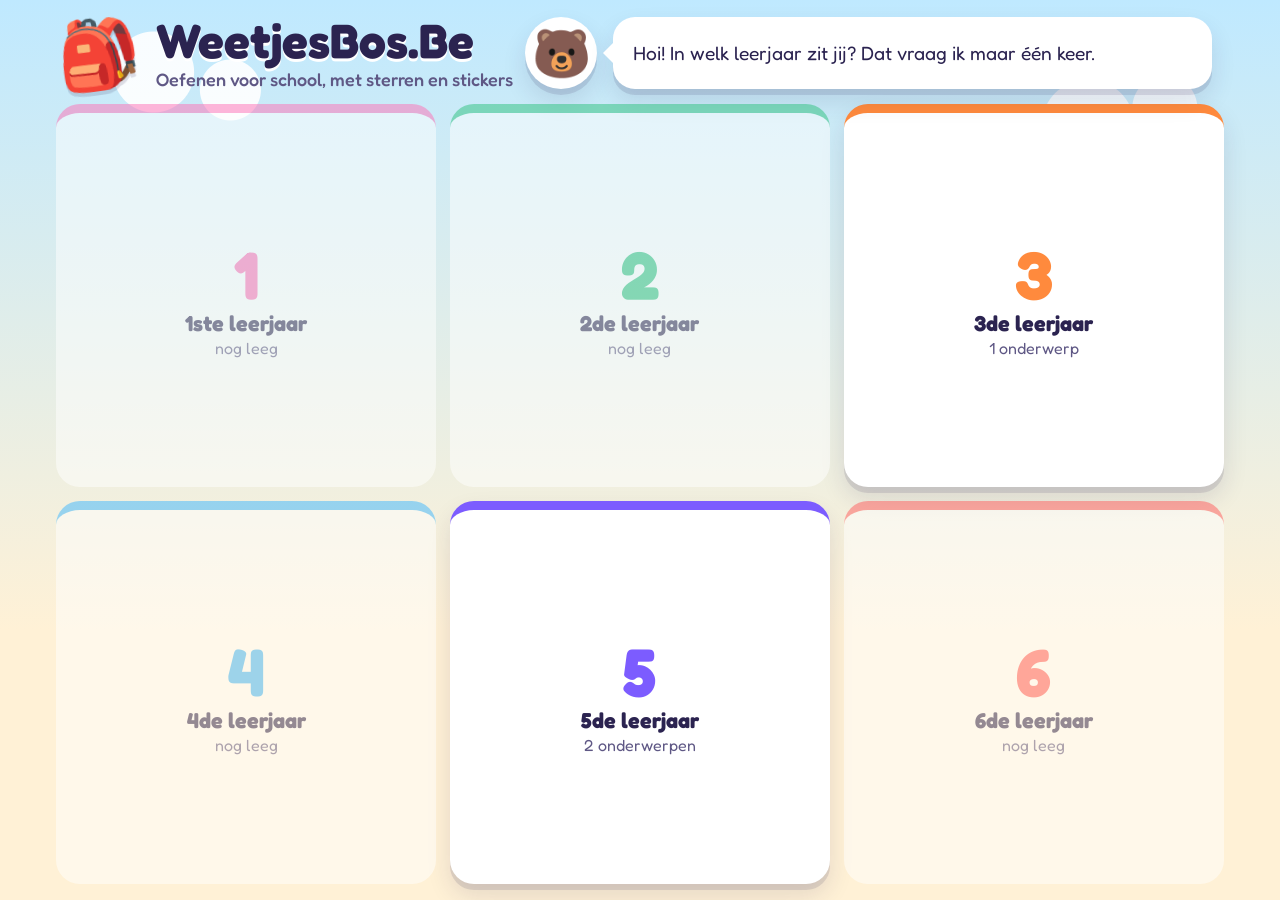
<file: index.html>
<!doctype html>
<html lang="nl">
<head>
  <meta charset="utf-8">
  <meta name="viewport" content="width=device-width, initial-scale=1">
  <title>WeetjesBos.Be</title>
  <meta name="description" content="Oefenen voor school: kies je leerjaar en een onderwerp.">
  <link rel="icon" href="data:image/svg+xml,<svg xmlns='http://www.w3.org/2000/svg' viewBox='0 0 100 100'><text y='.9em' font-size='90'>🎒</text></svg>">
  <link rel="preconnect" href="https://fonts.googleapis.com">
  <link rel="preconnect" href="https://fonts.gstatic.com" crossorigin>
  <link href="https://fonts.googleapis.com/css2?family=Fredoka:wght@400;500;600;700&display=swap" rel="stylesheet">
  <link rel="stylesheet" href="css/style.css">
  <!-- Als app op het beginscherm (zie js/core/install.js en sw.js) -->
  <link rel="manifest" href="manifest.webmanifest">
  <meta name="theme-color" content="#bfe9ff">
  <link rel="apple-touch-icon" href="icons/apple-touch-icon.png">
  <meta name="apple-mobile-web-app-title" content="WeetjesBos">
</head>
<body>
  <div id="app"></div>

  <script src="js/core/app.js"></script>
  <script src="js/spellen.js"></script>
  <script src="js/core/util.js"></script>
  <script src="js/core/install.js"></script>
  <script src="js/start.js"></script>
</body>
</html>
</file>
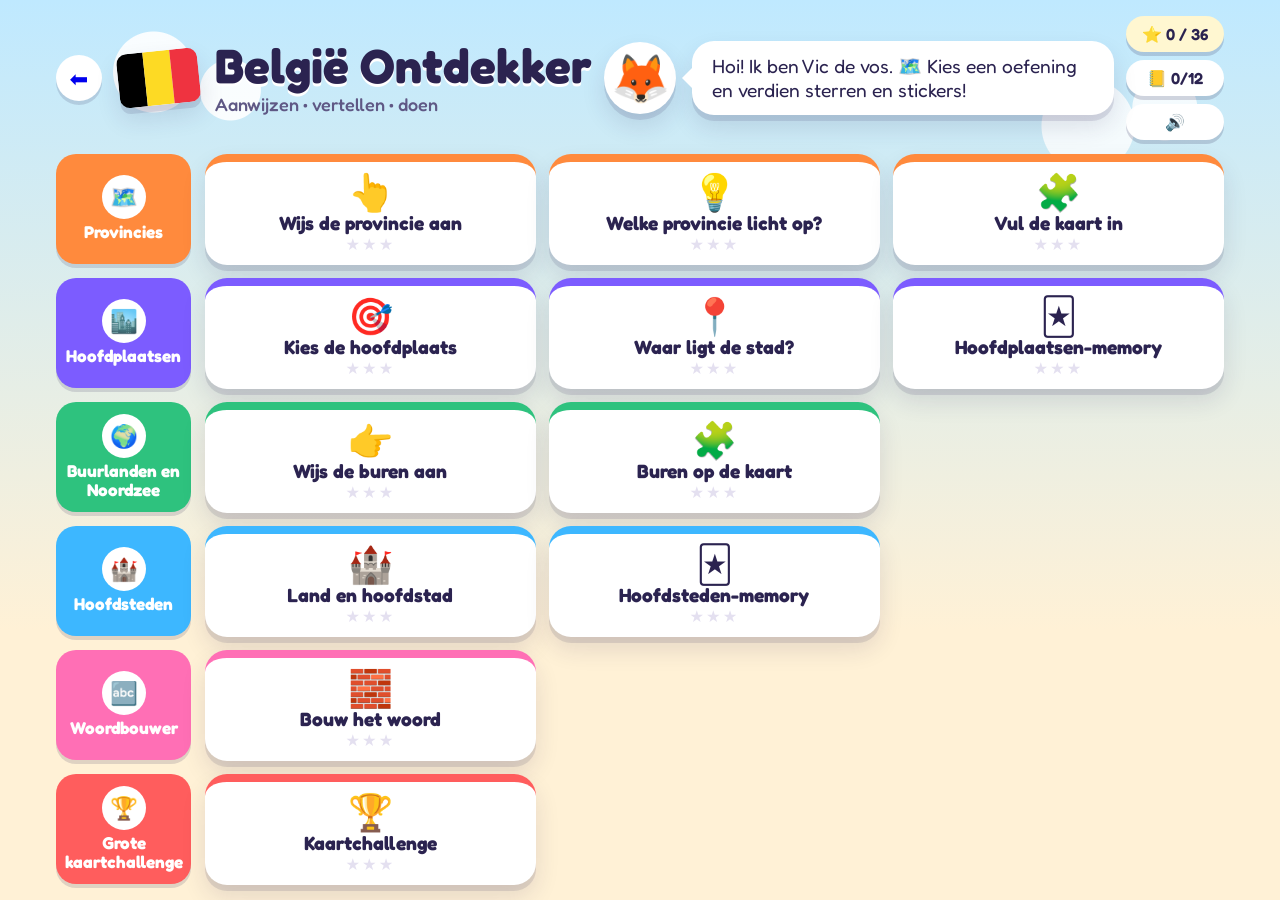
<file: belgie.html>
<!doctype html>
<html lang="nl">
<head>
  <meta charset="utf-8">
  <meta name="viewport" content="width=device-width, initial-scale=1">
  <title>België Ontdekker</title>
  <meta name="description" content="Oefen de provincies, hoofdplaatsen, buurlanden en hoofdsteden van België.">
  <link rel="icon" href="data:image/svg+xml,<svg xmlns='http://www.w3.org/2000/svg' viewBox='0 0 100 100'><text y='.9em' font-size='90'>🦊</text></svg>">
  <link rel="preconnect" href="https://fonts.googleapis.com">
  <link rel="preconnect" href="https://fonts.gstatic.com" crossorigin>
  <link href="https://fonts.googleapis.com/css2?family=Fredoka:wght@400;500;600;700&display=swap" rel="stylesheet">
  <link rel="stylesheet" href="css/style.css">
  <!-- Als app op het beginscherm (zie js/core/install.js en sw.js) -->
  <link rel="manifest" href="manifest.webmanifest">
  <meta name="theme-color" content="#bfe9ff">
  <link rel="apple-touch-icon" href="icons/apple-touch-icon.png">
  <meta name="apple-mobile-web-app-title" content="WeetjesBos">
</head>
<body data-spel="belgie">
  <div id="app"></div>

  <!-- Kern -->
  <script src="js/core/app.js"></script>
  <script src="js/spellen.js"></script>
  <script src="js/core/util.js"></script>
  <script src="js/core/install.js"></script>
  <script src="js/core/storage.js"></script>
  <script src="js/core/sound.js"></script>
  <script src="js/core/rewards.js"></script>
  <script src="js/core/ui.js"></script>
  <script src="js/core/map.js"></script>
  <script src="js/core/game.js"></script>
  <script src="js/core/quiz.js"></script>

  <!-- Vraagtypes voor de quiz-speler -->
  <script src="js/core/questions/map-click.js"></script>
  <script src="js/core/questions/choice.js"></script>
  <script src="js/core/questions/type-in.js"></script>
  <script src="js/core/questions/letters.js"></script>

  <!-- Spelvormen met een eigen speelveld -->
  <script src="js/core/kinds/label-map.js"></script>
  <script src="js/core/kinds/memory.js"></script>
  <script src="js/core/kinds/table.js"></script>

  <!-- Leerstof -->
  <script src="js/data/kaart-belgie.js"></script>
  <script src="js/data/belgie.js"></script>

  <!-- Oefeningen: de volgorde hier is de volgorde op het startscherm -->
  <script src="js/oefeningen/kaarten.js"></script>
  <script src="js/oefeningen/provincies.js"></script>
  <script src="js/oefeningen/hoofdplaatsen.js"></script>
  <script src="js/oefeningen/buren.js"></script>
  <script src="js/oefeningen/hoofdsteden.js"></script>
  <script src="js/oefeningen/woordbouwer.js"></script>
  <script src="js/oefeningen/kaartchallenge.js"></script>

  <script src="js/main.js"></script>
</body>
</html>
</file>
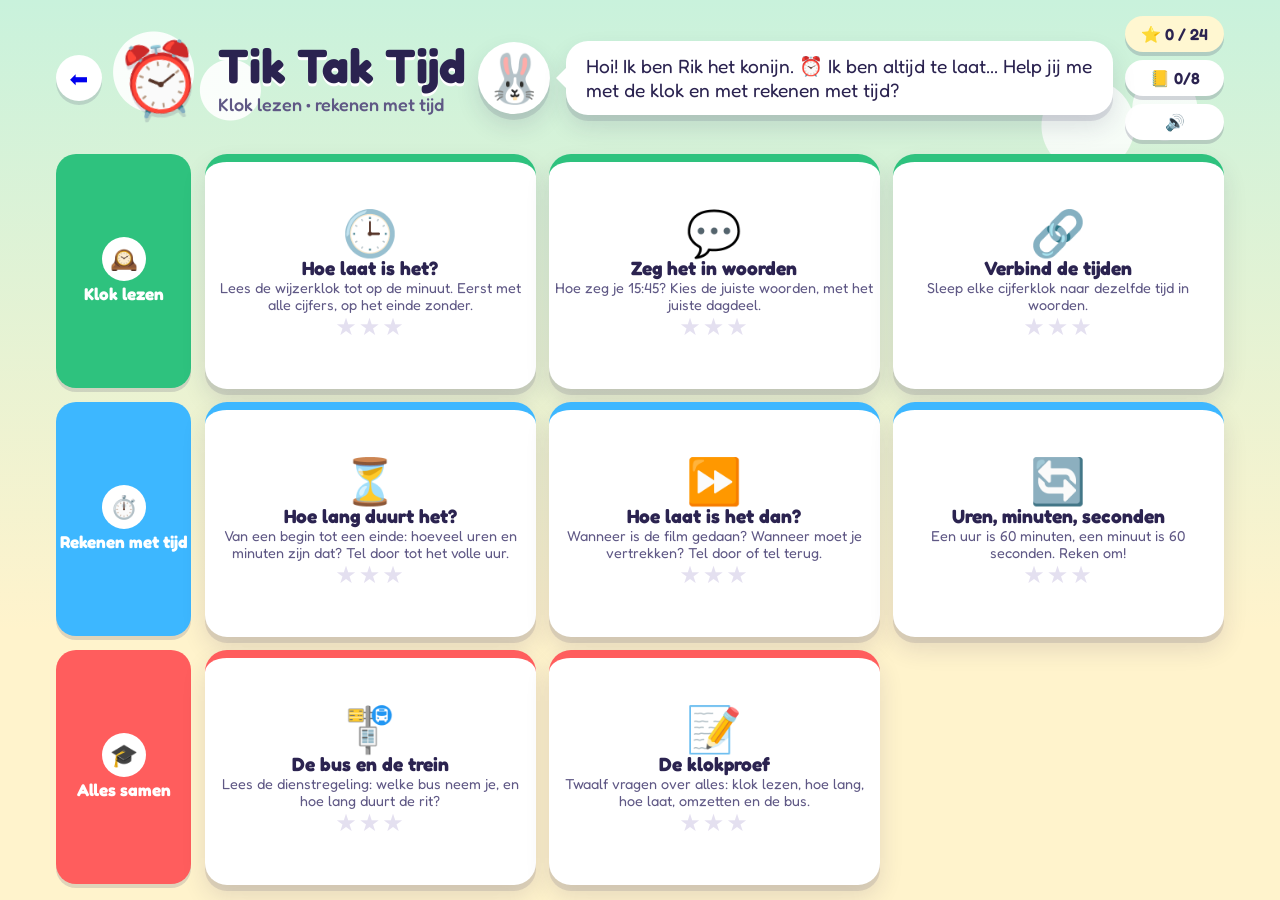
<file: klok.html>
<!doctype html>
<html lang="nl">
<head>
  <meta charset="utf-8">
  <meta name="viewport" content="width=device-width, initial-scale=1">
  <title>Tik Tak Tijd</title>
  <meta name="description" content="Oefen kloklezen en rekenen met tijd voor het 5de leerjaar.">
  <link rel="icon" href="data:image/svg+xml,<svg xmlns='http://www.w3.org/2000/svg' viewBox='0 0 100 100'><text y='.9em' font-size='90'>🐰</text></svg>">
  <link rel="preconnect" href="https://fonts.googleapis.com">
  <link rel="preconnect" href="https://fonts.gstatic.com" crossorigin>
  <link href="https://fonts.googleapis.com/css2?family=Fredoka:wght@400;500;600;700&display=swap" rel="stylesheet">
  <link rel="stylesheet" href="css/style.css">
  <!-- Als app op het beginscherm (zie js/core/install.js en sw.js) -->
  <link rel="manifest" href="manifest.webmanifest">
  <meta name="theme-color" content="#bfe9ff">
  <link rel="apple-touch-icon" href="icons/apple-touch-icon.png">
  <meta name="apple-mobile-web-app-title" content="WeetjesBos">
</head>
<body class="theme-klok" data-spel="klok">
  <div id="app"></div>

  <!-- Kern -->
  <script src="js/core/app.js"></script>
  <script src="js/spellen.js"></script>
  <script src="js/core/util.js"></script>
  <script src="js/core/install.js"></script>
  <script src="js/core/storage.js"></script>
  <script src="js/core/sound.js"></script>
  <script src="js/core/rewards.js"></script>
  <script src="js/core/ui.js"></script>
  <script src="js/core/game.js"></script>
  <script src="js/core/quiz.js"></script>
  <script src="js/core/clock.js"></script>

  <!-- Vraagtypes voor de quiz-speler -->
  <script src="js/core/questions/choice.js"></script>

  <!-- Spelvormen met een eigen speelveld -->
  <script src="js/core/kinds/match.js"></script>

  <!-- Leerstof -->
  <script src="js/data/klok.js"></script>

  <!-- Oefeningen: de volgorde hier is de volgorde op het startscherm -->
  <script src="js/oefeningen/klok-vragen.js"></script>
  <script src="js/oefeningen/klok-lezen.js"></script>
  <script src="js/oefeningen/klok-rekenen.js"></script>
  <script src="js/oefeningen/klok-samen.js"></script>

  <script src="js/main.js"></script>
</body>
</html>
</file>
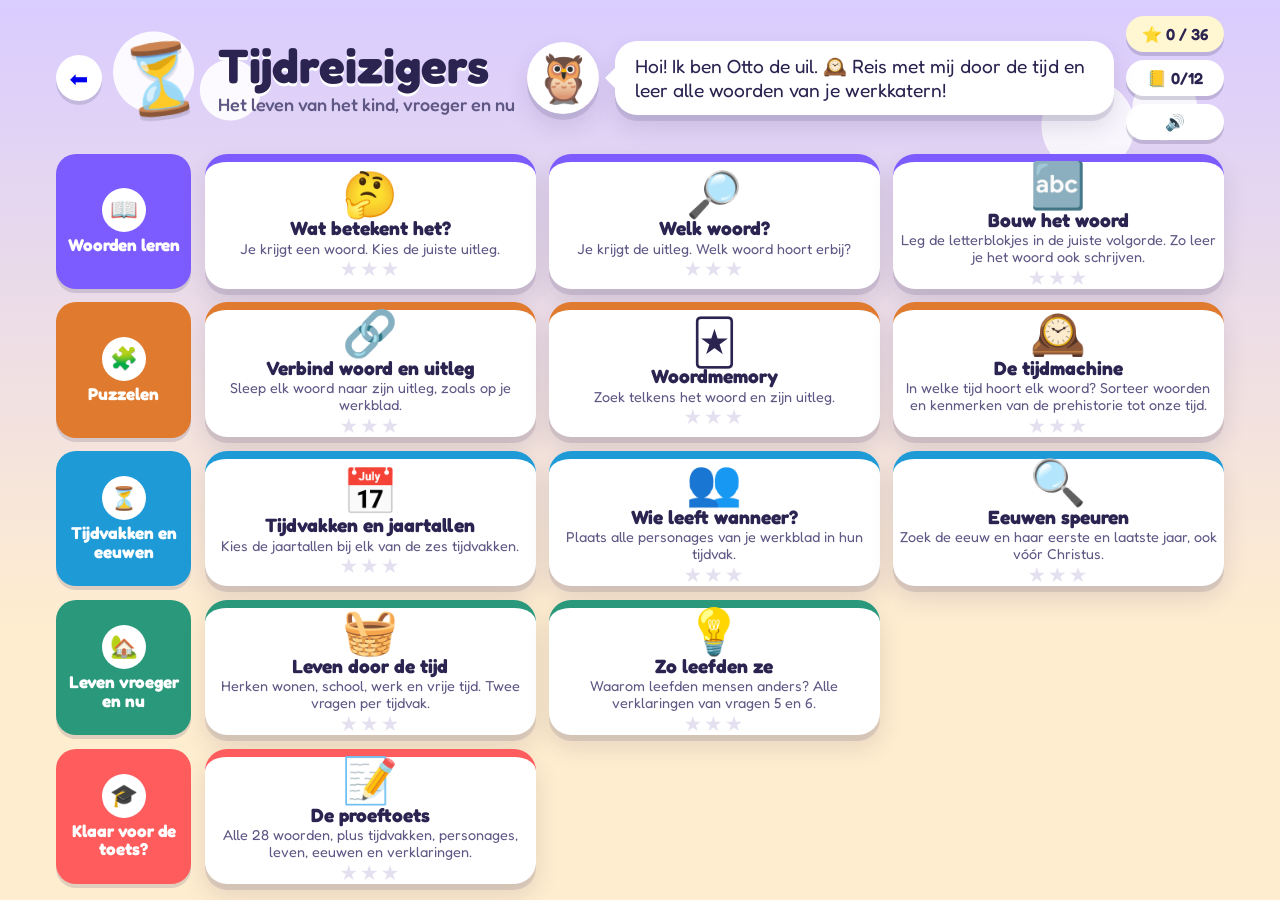
<file: tijdreizigers.html>
<!doctype html>
<html lang="nl">
<head>
  <meta charset="utf-8">
  <meta name="viewport" content="width=device-width, initial-scale=1">
  <title>Tijdreizigers</title>
  <meta name="description" content="Oefen de woorden van Het leven van het kind, vroeger en nu.">
  <link rel="icon" href="data:image/svg+xml,<svg xmlns='http://www.w3.org/2000/svg' viewBox='0 0 100 100'><text y='.9em' font-size='90'>🦉</text></svg>">
  <link rel="preconnect" href="https://fonts.googleapis.com">
  <link rel="preconnect" href="https://fonts.gstatic.com" crossorigin>
  <link href="https://fonts.googleapis.com/css2?family=Fredoka:wght@400;500;600;700&display=swap" rel="stylesheet">
  <link rel="stylesheet" href="css/style.css">
  <!-- Als app op het beginscherm (zie js/core/install.js en sw.js) -->
  <link rel="manifest" href="manifest.webmanifest">
  <meta name="theme-color" content="#bfe9ff">
  <link rel="apple-touch-icon" href="icons/apple-touch-icon.png">
  <meta name="apple-mobile-web-app-title" content="WeetjesBos">
</head>
<body class="theme-tijd" data-spel="tijdreizigers">
  <div id="app"></div>

  <!-- Kern -->
  <script src="js/core/app.js"></script>
  <script src="js/spellen.js"></script>
  <script src="js/core/util.js"></script>
  <script src="js/core/install.js"></script>
  <script src="js/core/storage.js"></script>
  <script src="js/core/sound.js"></script>
  <script src="js/core/rewards.js"></script>
  <script src="js/core/ui.js"></script>
  <script src="js/core/game.js"></script>
  <script src="js/core/quiz.js"></script>

  <!-- Vraagtypes voor de quiz-speler -->
  <script src="js/core/questions/choice.js"></script>
  <script src="js/core/questions/letters.js"></script>

  <!-- Spelvormen met een eigen speelveld -->
  <script src="js/core/kinds/match.js"></script>
  <script src="js/core/kinds/memory.js"></script>
  <script src="js/core/kinds/sort.js"></script>

  <!-- Leerstof -->
  <script src="js/data/tijd.js"></script>

  <!-- Oefeningen: de volgorde hier is de volgorde op het startscherm -->
  <script src="js/oefeningen/tijd-vragen.js"></script>
  <script src="js/oefeningen/tijd-woorden.js"></script>
  <script src="js/oefeningen/tijd-puzzels.js"></script>
  <script src="js/oefeningen/tijd-toets.js"></script>

  <script src="js/main.js"></script>
</body>
</html>
</file>
<file: css/style.css>
/* ============ Basis ============ */
:root {
  --ink: #2b2350;
  --ink-soft: #5f5885;
  --paper: #ffffff;
  --sky-1: #bfe9ff;
  --sky-2: #fff1d6;
  --orange: #ff8a3d;
  --purple: #7c5cff;
  --green: #2ec27e;
  --green-soft: #d6f7e7;
  --red: #ff5d5d;
  --red-soft: #ffe0e0;
  --yellow: #ffd23f;
  --blue: #3db7ff;
  --gold: #ffb800;
  --shadow: 0 6px 0 rgba(43, 35, 80, 0.12), 0 12px 24px rgba(43, 35, 80, 0.12);
  --radius: 22px;
  --font: 'Fredoka', 'Nunito', 'Trebuchet MS', system-ui, sans-serif;

  /* kaart */
  --sea: #9ad8ff;
  --wave: rgba(255, 255, 255, 0.55);
  --neighbour: #e7e3d8;
  --neighbour-line: #b3ab98;
  --province: #fff4cf;
  --province-line: #c2924a;
  --hover: #ffe08a;
}

* { box-sizing: border-box; }

html { -webkit-text-size-adjust: 100%; height: 100%; }

body {
  margin: 0;
  height: 100%;
  overscroll-behavior: none;
  font-family: var(--font);
  color: var(--ink);
  background:
    radial-gradient(circle at 12% 8%, rgba(255, 255, 255, 0.9) 0 40px, transparent 41px),
    radial-gradient(circle at 18% 10%, rgba(255, 255, 255, 0.9) 0 30px, transparent 31px),
    radial-gradient(circle at 85% 14%, rgba(255, 255, 255, 0.8) 0 46px, transparent 47px),
    radial-gradient(circle at 91% 12%, rgba(255, 255, 255, 0.8) 0 32px, transparent 33px),
    linear-gradient(180deg, var(--sky-1), var(--sky-2) 70%);
  background-attachment: fixed;
}

button, input { font: inherit; color: inherit; }
button, a { touch-action: manipulation; -webkit-tap-highlight-color: transparent; }

mark {
  background: linear-gradient(transparent 55%, var(--yellow) 55%);
  color: inherit;
  padding: 0 2px;
  border-radius: 3px;
}

/*
 * Elk scherm is precies zo hoog als het venster: niets scrollt. De vrije
 * ruimte gaat naar de kaart (of de kaartjes), die zich daaraan aanpassen.
 */
.screen {
  --gap: clamp(6px, 1.5vmin, 14px);
  max-width: 1200px;
  margin: 0 auto;
  height: 100vh;
  height: 100dvh;
  display: flex;
  flex-direction: column;
  gap: var(--gap);
  padding: clamp(8px, 2vmin, 16px);
  overflow: hidden;
}

/* ============ Knoppen ============ */
.btn {
  border: none;
  border-radius: 999px;
  padding: 12px 24px;
  font-size: 1.15rem;
  font-weight: 600;
  cursor: pointer;
  background: var(--paper);
  box-shadow: 0 4px 0 rgba(43, 35, 80, 0.18);
  transition: transform 0.1s, box-shadow 0.1s, background 0.2s;
  text-decoration: none;
}
.btn:hover:not(:disabled) { transform: translateY(-2px); box-shadow: 0 6px 0 rgba(43, 35, 80, 0.18); }
.btn:active:not(:disabled) { transform: translateY(3px); box-shadow: 0 1px 0 rgba(43, 35, 80, 0.18); }
.btn:disabled { cursor: default; }
.btn-primary { background: var(--orange); color: #fff; }
.btn-secondary { background: #ece7ff; color: var(--purple); }
.btn-pill { padding: 8px 16px; font-size: 1rem; }
.btn-icon {
  width: clamp(36px, 7vmin, 46px); height: clamp(36px, 7vmin, 46px); border-radius: 50%;
  border: none; background: var(--paper); font-size: clamp(1.1rem, 3vmin, 1.4rem); cursor: pointer;
  box-shadow: 0 4px 0 rgba(43, 35, 80, 0.15);
  flex: none;
}
.btn-link {
  background: none; border: none; color: var(--ink-soft);
  text-decoration: underline; cursor: pointer; font-size: 0.95rem;
}
:focus-visible { outline: 4px solid var(--purple); outline-offset: 3px; }

/* ============ Vos en tekstballon ============ */
.speech {
  --m: clamp(42px, 8vmin, 72px);
  flex: none;
  display: flex;
  align-items: center;
  gap: clamp(10px, 2vmin, 16px);
}
.mascot {
  flex: none;
  width: var(--m); height: var(--m);
  display: grid; place-items: center;
  font-size: calc(var(--m) * 0.66);
  background: #fff;
  border-radius: 50%;
  box-shadow: var(--shadow);
}
.mascot.is-happy { animation: hop 0.6s ease; }
.mascot.is-sad { animation: wobble 0.6s ease; }
.mascot-wave { animation: wave 2.4s ease-in-out infinite; transform-origin: 50% 90%; }
.bubble {
  position: relative;
  flex: 1;
  min-width: 0;
  background: #fff;
  border-radius: clamp(14px, 3vmin, 22px);
  padding: clamp(6px, 1.4vmin, 14px) clamp(12px, 2.4vmin, 20px);
  box-shadow: var(--shadow);
  font-size: clamp(0.95rem, 2.2vmin, 1.2rem);
  min-height: var(--m);
  display: flex; flex-direction: column; justify-content: center;
}
.bubble::before {
  content: '';
  position: absolute;
  left: -10px; top: 50%;
  margin-top: -10px;
  border: 10px solid transparent;
  border-right-color: #fff;
  border-left: 0;
}
.prompt { font-size: clamp(1.05rem, 2.8vmin, 1.45rem); font-weight: 600; line-height: 1.2; }
/* Altijd één regel plaats voor de reactie, zodat de kaart niet verspringt. */
.feedback { font-size: clamp(0.85rem, 2vmin, 1.05rem); min-height: 1.3em; line-height: 1.3; margin-top: 2px; }
.feedback.is-good { color: #12945a; }
.feedback.is-bad { color: #d33b3b; }
.feedback.is-info { color: var(--ink-soft); }

/* ============ Startscherm ============ */
.hero {
  flex: none;
  display: grid;
  grid-template-columns: 1fr auto;
  grid-template-areas: "title stats" "speech speech";
  align-items: center;
  gap: var(--gap) 12px;
}
.hero-title { grid-area: title; display: flex; align-items: center; gap: clamp(8px, 2vmin, 16px); min-width: 0; }
.hero h1 {
  margin: 0;
  font-size: clamp(1.45rem, 5.5vmin, 3rem);
  line-height: 1;
  color: var(--ink);
  text-shadow: 0 3px 0 #fff;
}
.hero-sub { margin: 4px 0 0; font-size: clamp(0.8rem, 2vmin, 1.15rem); color: var(--ink-soft); font-weight: 500; }
.hero-stats { grid-area: stats; display: flex; flex-wrap: wrap; justify-content: flex-end; gap: 8px; }
.hero .speech { grid-area: speech; }
.stat-stars { background: #fff7d1; cursor: default; }

/*
 * Het startscherm mag scrollen: de rijen vullen het scherm als er plaats is,
 * maar worden nooit kleiner dan leesbaar (bv. als er meer oefeningen bijkomen).
 */
.screen.home { height: auto; min-height: 100vh; min-height: 100dvh; overflow: visible; }
.groups {
  flex: 1;
  display: grid;
  grid-template-rows: repeat(var(--rows), minmax(88px, 1fr));
  gap: var(--gap);
}
.group {
  min-height: 0;
  display: grid;
  grid-template-columns: auto 1fr;
  gap: var(--gap);
}
.group h2 {
  margin: 0;
  width: clamp(44px, 15vmin, 150px);
  display: flex; flex-direction: column; align-items: center; justify-content: center; gap: 4px;
  padding: 4px;
  background: var(--group);
  color: #fff;
  border-radius: clamp(12px, 2.5vmin, 20px);
  font-size: clamp(0.8rem, 1.9vmin, 1.1rem);
  line-height: 1.1;
  text-align: center;
  box-shadow: 0 4px 0 rgba(43, 35, 80, 0.15);
}
.group-emoji {
  display: grid; place-items: center;
  width: clamp(30px, 6vmin, 44px); height: clamp(30px, 6vmin, 44px);
  background: #fff; border-radius: 50%;
  font-size: clamp(1rem, 3vmin, 1.4rem);
}
.cards {
  min-height: 0;
  display: grid;
  grid-template-columns: repeat(var(--cols), minmax(0, 1fr));
  gap: var(--gap);
}
.card {
  position: relative;
  container-type: size;
  min-height: 0;
  display: flex; flex-direction: column; align-items: center; justify-content: center; gap: 2px;
  padding: 6px;
  background: #fff;
  border-radius: clamp(12px, 2.5vmin, 22px);
  border-top: clamp(4px, 0.9vmin, 8px) solid var(--group);
  box-shadow: var(--shadow);
  color: inherit;
  text-align: center;
  text-decoration: none;
  transition: transform 0.15s;
}
.card:hover { transform: translateY(-3px) rotate(-0.6deg); }
.card:active { transform: translateY(1px); }
.card-emoji { font-size: clamp(1.4rem, 30cqh, 2.6rem); line-height: 1; }
.card-text { min-width: 0; }
.card-title { font-size: clamp(0.72rem, 3.4vmin, 1.2rem); font-weight: 700; line-height: 1.1; }
.card-desc { display: none; color: var(--ink-soft); font-size: 0.9rem; line-height: 1.2; }
.card-stars { font-size: clamp(0.85rem, 18cqh, 1.5rem); line-height: 1; letter-spacing: 2px; color: #e4e0f0; }
.card-stars .is-on { color: var(--gold); text-shadow: 0 2px 0 #e09a00; }
.card-sticker {
  position: absolute; top: 4px; right: 6px;
  font-size: clamp(1rem, 22cqh, 2rem);
  transform: rotate(12deg);
  filter: drop-shadow(0 2px 2px rgba(0, 0, 0, 0.2));
  animation: pop-in 0.5s ease both;
}
/* Brede kaart: emoji links, tekst en sterren rechts. */
@container (min-width: 230px) {
  .card {
    display: grid;
    grid-template-columns: auto 1fr;
    grid-template-areas: "emoji text" "emoji stars";
    align-content: center;
    justify-items: start;
    gap: 2px 12px;
    padding: 8px 14px;
    text-align: left;
  }
  .card-emoji { grid-area: emoji; font-size: clamp(1.6rem, 40cqh, 2.8rem); }
  .card-text { grid-area: text; }
  .card-stars { grid-area: stars; }
}
@container (min-width: 230px) and (min-height: 96px) {
  .card-desc { display: block; }
}
.home-footer { text-align: center; margin-top: 16px; }

/* Gsm in portret: titel, knoppen en vos elk op een eigen rij; groepen zonder naam. */
@media (max-width: 599px) {
  .hero { grid-template-columns: 1fr; grid-template-areas: "title" "stats" "speech"; }
  .hero-stats { justify-content: flex-start; }
  .group-title { display: none; }
  .btn-pill { padding: 6px 12px; font-size: 0.95rem; }
}
/* Landschap: titel, vos en knoppen naast elkaar, zodat de groepen meer plaats hebben. */
@media (orientation: landscape) and (min-width: 600px) {
  .hero { grid-template-columns: auto 1fr auto; grid-template-areas: "title speech stats"; }
  .hero-stats { flex-direction: column; align-items: stretch; }
}
/* Lage landschapsschermen (gsm gedraaid): de groepen als kolommen naast elkaar. */
@media (orientation: landscape) and (max-height: 520px) {
  .hero-sub { display: none; }
  .hero-stats { flex-direction: row; }
  .speech-home .bubble { font-size: 0.85rem; }
  .groups { grid-template-rows: none; grid-template-columns: repeat(var(--rows), minmax(0, 1fr)); }
  .group { min-width: 0; grid-template-columns: none; grid-template-rows: auto minmax(0, 1fr); }
  .group h2 { min-width: 0; width: auto; flex-direction: row; padding: 3px 8px; font-size: 0.75rem; }
  .group-emoji { width: 24px; height: 24px; font-size: 0.85rem; flex: none; }
  .group-title { overflow: hidden; text-overflow: ellipsis; white-space: nowrap; }
  .cards { grid-template-columns: none; grid-template-rows: repeat(3, minmax(64px, 1fr)); }
}
@media (orientation: landscape) and (max-height: 520px) and (max-width: 760px) {
  .hero { grid-template-columns: 1fr auto; grid-template-areas: "title stats"; }
  .hero .speech { display: none; }
}

/* ============ Vlaggen ============ */
.flag {
  display: inline-flex;
  width: 42px; height: 28px;
  border-radius: 5px;
  overflow: hidden;
  box-shadow: 0 0 0 2px rgba(43, 35, 80, 0.15);
  flex: none;
}
.flag > span { flex: 1; }
.flag-h { flex-direction: column; }
.flag-hero { width: clamp(44px, 9vmin, 84px); height: auto; aspect-ratio: 3 / 2; border-radius: 10px; transform: rotate(-6deg); box-shadow: var(--shadow); }
.flag-big { width: clamp(80px, 18vmin, 140px); height: auto; aspect-ratio: 3 / 2; border-radius: 10px; }

/* ============ Speelscherm ============ */
.game-bar {
  flex: none;
  display: flex; align-items: center; gap: clamp(8px, 1.6vmin, 12px);
}
.game-title {
  display: flex; align-items: center; gap: 8px;
  font-weight: 700; font-size: 1.2rem;
  white-space: nowrap; overflow: hidden; text-overflow: ellipsis;
  min-width: 0;
}
.game-emoji { font-size: 1.5rem; }
.progress {
  flex: 1;
  min-width: 60px;
  height: 18px;
  background: rgba(255, 255, 255, 0.8);
  border-radius: 999px;
  overflow: hidden;
  box-shadow: inset 0 2px 0 rgba(43, 35, 80, 0.1);
}
.progress-fill {
  height: 100%; width: 0;
  background: linear-gradient(90deg, var(--green), #7be0a8);
  border-radius: 999px;
  transition: width 0.5s cubic-bezier(.3, 1.6, .5, 1);
}
.chip {
  flex: none;
  padding: 6px 12px;
  border-radius: 999px;
  background: #fff;
  font-weight: 700;
  box-shadow: 0 3px 0 rgba(43, 35, 80, 0.12);
}
.chip-streak { opacity: 0.5; transition: opacity 0.3s, background 0.3s; }
.chip-streak.is-hot { opacity: 1; background: #ffe2c7; animation: hop 0.5s; }
.chip-points.is-bump { animation: bump 0.4s; }

/*
 * Speelveld: `stage` krijgt alle vrije ruimte, `controls` (knoppen, naamkaartjes)
 * staat eronder in portret en ernaast in landschap.
 */
.play {
  flex: 1;
  min-height: 0;
  display: flex;
  flex-direction: column;
  gap: var(--gap);
}
.stage {
  flex: 1;
  min-height: 0;
  min-width: 0;
  display: flex; flex-direction: column; align-items: center; justify-content: center;
  gap: var(--gap);
}
.stage:has(.worksheet) { justify-content: flex-start; overflow: auto; }
.controls {
  flex: none;
  display: flex; flex-direction: column; align-items: center; justify-content: center;
  gap: var(--gap);
}
.controls:empty { display: none; }
@media (orientation: landscape) and (min-width: 600px) {
  .play { flex-direction: row; }
  .controls { width: clamp(200px, 30%, 340px); align-items: stretch; }
  .controls .choices { grid-template-columns: 1fr; }
  .controls .label-tray { align-content: center; }
  .controls .btn-continue { align-self: center; }
}

/* ============ Kaart ============ */
.map-area {
  flex: 1;
  min-height: 0;
  width: 100%;
  container-type: size;
  display: grid;
  place-items: center;
}
.map-wrap {
  /* Zo groot als in de vrije ruimte past; --ratio is de verhouding van de uitsnede (map.js). */
  --pad: clamp(3px, 1vmin, 8px);
  width: min(100cqw, calc((100cqh - 2 * var(--pad)) * var(--ratio, 1.2469) + 2 * var(--pad)));
  background: #fff;
  border-radius: clamp(12px, 2.5vmin, 22px);
  padding: var(--pad);
  box-shadow: var(--shadow);
}
.map {
  display: block;
  width: 100%;
  height: auto;
  border-radius: 16px;
  user-select: none;
  -webkit-user-select: none;
}
.map .sea { fill: var(--sea); }
.map .waves { pointer-events: none; }
.map .wave { fill: none; stroke: var(--wave); stroke-width: 2; }
.map .neighbour { fill: var(--neighbour); stroke: var(--neighbour-line); stroke-width: 1.5; }
.map .province { fill: var(--province); stroke: var(--province-line); stroke-width: 1.6; stroke-linejoin: round; }
.map.is-plain .province { stroke: var(--province); }
.map.is-plain .layer-belgium { filter: drop-shadow(0 0 1.5px var(--province-line)) drop-shadow(0 0 1px var(--province-line)); }
.map .region { transition: fill 0.25s; }
.map .is-clickable { cursor: pointer; }
.map .sea.is-clickable:hover, .map .neighbour.is-clickable:hover { fill: #fff3c4; }
.map .province.is-clickable:hover { fill: var(--hover); }
.map .sea.is-clickable:hover { fill: #c2e9ff; }
.map .is-drop { fill: var(--hover) !important; }
.map .is-done { fill: var(--found) !important; }
/* Vaste kleur en dikke rand, zodat de oplichting ook zonder animatie (reduced motion) zichtbaar is. */
/* Eerst drie keer fel flitsen om de aandacht te trekken, daarna rustig pulseren. */
.map .region.is-target {
  fill: #ffc21a; stroke: var(--ink); stroke-width: 4;
  animation: target-flash 0.5s ease-in-out 3, target-pulse 1.4s ease-in-out 1.5s infinite;
}
.map .region.is-reveal { fill: var(--green); stroke: var(--ink); stroke-width: 4; animation: reveal-pulse 0.8s ease-in-out infinite; }
.map .is-wrong { fill: #ff8f8f !important; }
.map .is-good { animation: good-flash 0.8s ease; }

.map .city-hit { fill: transparent; }
.map .city-dot { fill: #fff; stroke: var(--ink); stroke-width: 3; transition: r 0.2s; }
.map .city.is-clickable:hover .city-dot { fill: var(--yellow); r: 12; }
.map .city.is-done .city-dot, .map .city.is-good .city-dot { fill: var(--green); }
.map .city.is-wrong .city-dot { fill: var(--red); }
.map .city.is-reveal .city-dot { fill: var(--green); animation: none; }
.map .city.is-reveal { animation: none; }
.map .city.is-reveal .city-hit { fill: rgba(46, 194, 126, 0.35); }
.map .city.is-done, .map .city.is-wrong { fill: none !important; }

.map .layer-cities:not(:has(.is-clickable)) { pointer-events: none; }
.map:has(.pin) .city-dot { r: 6; }

/* Speld op de stad waarover de vraag gaat */
.map .layer-pins { pointer-events: none; }
.map .pin-body { fill: #ff5d5d; stroke: var(--ink); stroke-width: 3; stroke-linejoin: round; }
.map .pin-head { fill: #fff; }
.map .pin-text { font-family: var(--font); font-size: 24px; font-weight: 700; fill: #ff5d5d; text-anchor: middle; dominant-baseline: central; }
.map .pin-dot { fill: var(--ink); }
.map .pin-ring { fill: rgba(255, 93, 93, 0.35); stroke: #ff5d5d; stroke-width: 3; transform-box: fill-box; transform-origin: center; animation: pin-ring 1.4s ease-out infinite; }
.map .pin-drop { animation: pin-drop 0.7s cubic-bezier(.3, 1.6, .5, 1) both; }
.map .pin.is-answered .pin-body { fill: var(--green); }
.map .pin.is-answered .pin-text { fill: var(--green); }
.map .pin.is-answered .pin-drop { animation: pin-hop 0.5s ease; }
.map .pin.is-answered .pin-ring { stroke: var(--green); fill: rgba(46, 194, 126, 0.35); }
.map .label.label-pinned { font-size: 40px; fill: #12945a; stroke-width: 9px; }

.map .layer-labels { pointer-events: none; }
.map .label {
  font-family: var(--font);
  font-size: 24px;
  font-weight: 700;
  fill: var(--ink);
  text-anchor: middle;
  dominant-baseline: middle;
  paint-order: stroke;
  stroke: #fff;
  stroke-width: 6px;
  stroke-linejoin: round;
}
.map .label-city { font-size: 21px; }
.map .label-belgium { font-size: 34px; fill: #a07636; letter-spacing: 2px; }
.map .label-pop { animation: label-pop 0.4s cubic-bezier(.3, 1.8, .5, 1) both; transform-box: fill-box; transform-origin: center; }

/* ============ Keuzeknoppen ============ */
.choices {
  width: 100%;
  display: grid;
  grid-template-columns: repeat(2, minmax(0, 1fr));
  gap: clamp(6px, 1.4vmin, 12px);
}
@media (orientation: portrait) and (min-width: 700px) {
  .choices { grid-template-columns: repeat(4, minmax(0, 1fr)); }
}
.choice {
  padding: clamp(10px, 2.2vmin, 16px) 8px;
  font-size: clamp(1rem, 2.8vmin, 1.3rem);
  color: #fff;
  border-radius: 16px;
}
.choice-0 { background: var(--orange); }
.choice-1 { background: var(--purple); }
.choice-2 { background: var(--blue); }
.choice-3 { background: #ff6fb5; }
.choice.is-wrong { background: #d9d4e6; color: #9a94b0; animation: shake 0.4s; text-decoration: line-through; }
.choice.is-good { background: var(--green); animation: hop 0.5s; box-shadow: 0 0 0 4px #fff, 0 0 0 7px var(--green); }
.choice:disabled:not(.is-good):not(.is-wrong) { opacity: 0.5; }

.visual-card {
  flex: none;
  display: flex; flex-direction: column; align-items: center; gap: 10px;
  padding: clamp(14px, 3vmin, 24px) clamp(24px, 6vmin, 48px);
  background: #fff;
  border-radius: var(--radius);
  box-shadow: var(--shadow);
  animation: pop-in 0.4s ease both;
}
.visual-emoji { font-size: clamp(3rem, 10vmin, 4.5rem); line-height: 1; }
.visual-text { font-size: clamp(1.5rem, 4.5vmin, 2.2rem); font-weight: 700; }

/* ============ Typen ============ */
.type-form {
  display: flex; flex-wrap: wrap; justify-content: center; gap: 10px;
  width: 100%;
}
.type-input, .table-input {
  border: 3px solid #d8d1f0;
  border-radius: 16px;
  background: #fff;
  padding: 12px 16px;
  font-size: 1.5rem;
  font-weight: 600;
  outline: none;
  transition: border-color 0.2s, background 0.2s;
}
.type-input { flex: 1 1 260px; max-width: 420px; }
.type-input:focus, .table-input:focus { border-color: var(--purple); }
.type-form.is-good .type-input { border-color: var(--green); background: var(--green-soft); }
.type-form.is-shake .type-input { animation: shake 0.4s; border-color: var(--red); }
.type-hint { font-size: 1.3rem; color: var(--purple); font-weight: 600; min-height: 1.5em; letter-spacing: 1px; }

/* ============ Labels slepen ============ */
.label-tray {
  display: flex; flex-wrap: wrap; justify-content: center; gap: clamp(5px, 1.2vmin, 10px);
}
.label-chip {
  border: none;
  padding: clamp(5px, 1.3vmin, 10px) clamp(9px, 2.2vmin, 18px);
  border-radius: 14px;
  background: #fff;
  font-size: clamp(0.92rem, 2.4vmin, 1.15rem);
  font-weight: 700;
  cursor: grab;
  box-shadow: 0 4px 0 #d8d1f0;
  border: 3px solid #d8d1f0;
  user-select: none;
  -webkit-user-select: none;
  transition: transform 0.12s;
}
.label-chip:hover { transform: translateY(-2px) rotate(-2deg); }
.label-chip.is-selected { background: var(--yellow); border-color: #e0a800; box-shadow: 0 4px 0 #e0a800; transform: scale(1.08); }
.label-chip.is-dragging { opacity: 0.35; }
.label-chip.is-shake { animation: shake 0.4s; }
.drag-ghost {
  position: fixed;
  z-index: 50;
  pointer-events: none;
  transform: translate(-50%, -120%) rotate(-4deg) scale(1.1);
  background: var(--yellow);
  border-color: #e0a800;
  box-shadow: 0 10px 20px rgba(0, 0, 0, 0.2);
}

/* ============ Memory ============ */
.memory {
  /* Aantal en breedte van de kolommen zet memory.js, passend bij de vrije ruimte. */
  display: grid;
  gap: 10px;
  justify-content: center;
  align-content: center;
}
.memory-card {
  aspect-ratio: 4 / 3;
  border: none;
  padding: 0;
  background: none;
  cursor: pointer;
  perspective: 800px;
}
.memory-inner {
  position: relative;
  display: block;
  width: 100%; height: 100%;
  transition: transform 0.45s cubic-bezier(.3, 1.4, .5, 1);
  transform-style: preserve-3d;
}
.memory-card.is-open .memory-inner { transform: rotateY(180deg); }
.memory-back, .memory-front {
  position: absolute; inset: 0;
  display: flex; flex-direction: column; align-items: center; justify-content: center; gap: 6px;
  border-radius: 18px;
  backface-visibility: hidden;
  -webkit-backface-visibility: hidden;
  box-shadow: 0 5px 0 rgba(43, 35, 80, 0.18);
}
.memory-back {
  background:
    radial-gradient(circle at 25% 25%, rgba(255, 255, 255, 0.25) 0 10px, transparent 11px),
    radial-gradient(circle at 75% 70%, rgba(255, 255, 255, 0.2) 0 14px, transparent 15px),
    linear-gradient(135deg, var(--purple), #a68bff);
  color: #fff;
  font-size: 2.6rem;
  font-weight: 700;
}
.memory-card:hover:not(.is-open) .memory-back { filter: brightness(1.1); }
.memory-front { background: #fff; transform: rotateY(180deg); padding: 6px; text-align: center; }
.memory-card.side-b .memory-front { background: #fff7d1; }
.memory-text { font-size: clamp(0.8rem, 2.4vmin, 1.25rem); font-weight: 700; line-height: 1.1; }
.memory-emoji { font-size: clamp(1.1rem, 3.5vmin, 1.6rem); line-height: 1; }
.memory-card.is-matched .memory-front { background: var(--green-soft); box-shadow: 0 0 0 4px var(--green); animation: hop 0.5s; }

/* ============ Invultabel (werkblad) ============ */
.worksheet {
  width: 100%;
  max-width: 680px;
  display: flex; flex-direction: column; align-items: center; gap: 16px;
}
.worksheet table {
  width: 100%;
  border-collapse: separate;
  border-spacing: 0;
  background: #fff;
  border-radius: var(--radius);
  overflow: hidden;
  box-shadow: var(--shadow);
}
.worksheet th {
  background: #ece7ff;
  text-align: left;
  padding: 14px 18px;
  font-size: 1.15rem;
}
.worksheet td { padding: 10px 18px; border-top: 2px dashed #e4dff3; font-size: 1.3rem; }
.table-given { font-weight: 700; width: 45%; }
.table-input { width: 100%; font-size: 1.25rem; padding: 8px 12px; }
.table-hint { display: block; color: var(--purple); font-size: 1rem; font-weight: 600; }
.table-hint:empty { display: none; }
.worksheet tr.is-good td { background: var(--green-soft); }
.worksheet tr.is-good .table-input { border-color: var(--green); background: #fff; color: #12945a; }
.worksheet tr.is-good .table-given::after { content: ' ✅'; }
.worksheet tr.is-wrong .table-input { border-color: var(--red); background: var(--red-soft); animation: shake 0.4s; }

.btn-continue { animation: pop-in 0.3s ease both; }

/* ============ Lange teksten (uitleg) ============ */
.visual-text.is-long { font-size: clamp(1.05rem, 3.4vmin, 1.6rem); max-width: 22em; line-height: 1.25; text-align: center; }
.choices.is-long .choice { font-size: clamp(0.9rem, 2.3vmin, 1.1rem); line-height: 1.2; padding: clamp(8px, 1.6vmin, 12px) 12px; }
@media (orientation: portrait) and (max-width: 699px) {
  .choices.is-long { grid-template-columns: 1fr; }
}
@media (orientation: portrait) and (min-width: 700px) {
  .choices.is-long { grid-template-columns: repeat(2, minmax(0, 1fr)); }
}

/* ============ Letterblokjes ============ */
.letters-board {
  /* Een lang woord krijgt kleinere vakjes (cqw: de breedte van het bord), zodat het niet breekt. */
  --tile: clamp(26px, min(8vmin, 100cqw / var(--n, 8) - 5px), 56px);
  container-type: inline-size;
  flex: none;
  width: 100%;
  display: flex; flex-wrap: wrap; justify-content: center;
  gap: 6px calc(var(--tile) * 0.5);
}
.letters-word { display: flex; flex-wrap: wrap; justify-content: center; gap: 4px; }
.letter-slot {
  width: var(--tile); height: calc(var(--tile) * 1.15);
  padding: 0;
  border: 3px dashed #c9bfef;
  border-radius: calc(var(--tile) * 0.22);
  background: rgba(255, 255, 255, 0.7);
  font-size: calc(var(--tile) * 0.6);
  font-weight: 700;
  cursor: pointer;
}
.letter-slot:disabled { cursor: default; }
.letter-slot.is-given { border-style: solid; border-color: #e4dff3; background: #f1edff; color: var(--ink-soft); }
.letter-slot.is-filled { border-style: solid; border-color: var(--purple); background: #fff; box-shadow: 0 3px 0 #d8d1f0; }
.letter-slot.is-good { border-color: var(--green); background: var(--green-soft); color: #12945a; }
.letter-slot.is-wrong { border-color: var(--red); background: var(--red-soft); color: #d33b3b; animation: shake 0.4s; }
.letter-slot.is-reveal { border-color: var(--gold); background: #fff7d1; }
.letters-tray {
  --tile: clamp(34px, 8vmin, 58px);
  display: flex; flex-wrap: wrap; justify-content: center; align-content: center;
  gap: clamp(5px, 1.2vmin, 10px);
}
.letter-tile {
  width: var(--tile); height: var(--tile);
  padding: 0;
  border: none;
  border-radius: 12px;
  background: var(--yellow);
  box-shadow: 0 4px 0 #e0a800;
  font-size: calc(var(--tile) * 0.55);
  font-weight: 700;
  cursor: pointer;
  transition: transform 0.1s;
}
.letter-tile:hover { transform: translateY(-2px) rotate(-3deg); }
.letter-tile:active { transform: translateY(3px); box-shadow: 0 1px 0 #e0a800; }
/* Verborgen in plaats van weg, zodat de andere blokjes niet verspringen. */
.letter-tile.is-used { visibility: hidden; }

/* ============ Verbinden (woord en uitleg) ============ */
.match-list {
  /* De lettergrootte zet App.ui.fitText; alles hierbinnen schaalt mee in em. */
  flex: 1;
  min-height: 0;
  width: 100%;
  max-width: 820px;
  display: flex; flex-direction: column; justify-content: center;
  gap: 0.4em;
  overflow: hidden;
}
.match-slot {
  flex: none;
  display: grid;
  grid-template-columns: minmax(6.5em, 34%) 1fr;
  align-items: center;
  gap: 0.6em;
  padding: 0.35em 0.6em;
  border: none;
  border-radius: 0.8em;
  background: #fff;
  box-shadow: 0 3px 0 rgba(43, 35, 80, 0.12);
  text-align: left;
  cursor: pointer;
  transition: background 0.2s;
}
.match-drop {
  min-height: 1.9em;
  display: grid; place-items: center;
  padding: 0.1em 0.4em;
  border: 2px dashed #c9bfef;
  border-radius: 0.6em;
  font-weight: 700;
  color: #12945a;
  text-align: center;
  overflow-wrap: anywhere;
}
.match-target { line-height: 1.2; }
.match-slot.is-drop { background: #fff3c4; }
.match-slot.is-drop .match-drop { border-color: #e0a800; background: var(--yellow); }
.match-slot.is-wrong { background: var(--red-soft); animation: shake 0.4s; }
.match-slot.is-reveal { background: var(--green-soft); box-shadow: 0 0 0 3px var(--green); }
.match-slot.is-done { background: var(--green-soft); cursor: default; }
.match-slot.is-done .match-drop { border: 2px solid var(--green); background: #fff; animation: pop-in 0.3s ease both; }

/* ============ Sorteren in vakken ============ */
.sort-area { flex: 1; min-height: 0; width: 100%; container-type: size; }
.sort-bins {
  height: 100%;
  display: grid;
  grid-template-rows: repeat(var(--bins), minmax(0, 1fr));
  gap: clamp(5px, 1.2vmin, 10px);
}
.sort-bin {
  min-width: 0; min-height: 0;
  display: flex; align-items: center; gap: 0.6em;
  padding: 0.3em 0.6em;
  border: 3px solid var(--bin);
  border-radius: 16px;
  background: #fff;
  background: color-mix(in srgb, var(--bin) 12%, #fff);
  box-shadow: 0 4px 0 rgba(43, 35, 80, 0.12);
  /* Meegroeien met de vakken: cq-eenheden verwijzen naar .sort-area. */
  font-size: clamp(0.8rem, min(3.6cqh, 4.4cqw), 1.35rem);
  text-align: left;
  overflow: hidden;
  cursor: pointer;
  transition: background 0.2s, transform 0.15s;
}
.sort-head { flex: none; width: 10.5em; display: flex; align-items: center; gap: 0.45em; }
.sort-emoji {
  flex: none;
  display: grid; place-items: center;
  width: 1.9em; height: 1.9em;
  border-radius: 50%;
  background: #fff;
  font-size: 1.25em;
}
.sort-name { min-width: 0; display: flex; flex-direction: column; line-height: 1.1; }
.sort-name small { color: var(--ink-soft); font-size: 0.8em; }
.sort-pile { flex: 1; min-width: 0; display: flex; flex-wrap: wrap; align-content: center; gap: 4px; }
.sort-chip {
  padding: 2px 8px;
  border-radius: 999px;
  background: #fff;
  box-shadow: 0 2px 0 rgba(43, 35, 80, 0.12);
  font-size: 0.85em;
  font-weight: 600;
  white-space: nowrap;
  animation: pop-in 0.3s ease both;
}
.sort-bin.is-drop { background: #fff3c4; transform: scale(1.02); }
.sort-bin.is-wrong { border-color: var(--red); background: var(--red-soft); animation: shake 0.4s; }
.sort-bin.is-reveal { border-color: var(--green); background: var(--green-soft); box-shadow: 0 0 0 4px var(--green); }
/* Breed speelveld (landschap, tablet): de vakken naast elkaar, als een tijdlijn. */
@container (orientation: landscape) {
  .sort-bins { grid-template-rows: none; grid-template-columns: repeat(var(--bins), minmax(0, 1fr)); }
  .sort-bin { flex-direction: column; align-items: stretch; padding: 0.5em 0.4em; font-size: clamp(0.75rem, min(2.5cqw, 5cqh), 1.3rem); }
  .sort-head { width: auto; flex-direction: column; text-align: center; }
  .sort-name { align-items: center; }
  .sort-pile { align-content: flex-start; justify-content: center; }
}
.sort-deck { display: flex; flex-direction: column; align-items: center; gap: 6px; }
.sort-holder { display: grid; place-items: center; }
.sort-card {
  display: flex; align-items: center; gap: 0.4em;
  padding: 0.4em 1em;
  border: 3px solid #e0a800;
  border-radius: 18px;
  background: var(--yellow);
  box-shadow: 0 5px 0 #e0a800;
  font-size: clamp(1.15rem, 3.4vmin, 1.6rem);
  font-weight: 700;
  cursor: grab;
  user-select: none;
  -webkit-user-select: none;
  animation: pop-in 0.35s cubic-bezier(.3, 1.6, .5, 1) both;
}
.sort-card-emoji { font-size: 1.4em; line-height: 1; }
.sort-card.is-shake { animation: shake 0.4s; }
.sort-card.is-dragging { opacity: 0.35; }
.sort-card.is-gone { visibility: hidden; }
.sort-card.drag-ghost { animation: none; }
.sort-left { color: var(--ink-soft); font-weight: 600; font-size: clamp(0.85rem, 2vmin, 1rem); }

/* ============ Klokken, tijdlijn en dienstregeling (js/core/clock.js) ============ */
.clock {
  flex: 1;
  min-height: 0;
  width: 100%;
  display: flex; flex-direction: column; align-items: center;
  gap: 6px;
}
/* De klok is zo groot als past: cq-eenheden verwijzen naar dit vak. */
.clock-box { flex: 1; min-height: 0; width: 100%; container-type: size; display: grid; place-items: center; }
.clock-face {
  width: min(100cqw, 100cqh, 440px);
  height: min(100cqw, 100cqh, 440px);
  filter: drop-shadow(0 5px 0 rgba(43, 35, 80, 0.15));
  animation: pop-in 0.4s ease both;
}
.clock-rim { fill: var(--green); }
.clock-dial { fill: #fff; }
.clock-tick { stroke: var(--ink-soft); stroke-width: 1.4; stroke-linecap: round; }
.clock-tick.is-big { stroke: var(--ink); stroke-width: 3.5; }
.clock-number { font-family: var(--font); font-size: 19px; font-weight: 600; fill: var(--ink); text-anchor: middle; dominant-baseline: central; }
.clock-number.is-big { font-size: 24px; font-weight: 700; }
.clock-hand { stroke: var(--ink); stroke-linecap: round; }
.clock-hand.is-hour { stroke-width: 9; }
.clock-hand.is-minute { stroke-width: 5; }
.clock-pin { fill: var(--orange); stroke: var(--ink); stroke-width: 2; }
.clock-caption {
  flex: none;
  padding: 4px 14px;
  border-radius: 999px;
  background: #fff;
  box-shadow: 0 3px 0 rgba(43, 35, 80, 0.12);
  font-size: clamp(1rem, 3vmin, 1.4rem);
  font-weight: 700;
}

.clock-digital {
  flex: none;
  padding: 0.12em 0.5em;
  border: 6px solid #4a3f7a;
  border-radius: 22px;
  background: #2b2350;
  color: #7dffb0;
  font-size: clamp(3rem, 15vmin, 6.5rem);
  font-weight: 600;
  letter-spacing: 0.04em;
  line-height: 1.1;
  text-shadow: 0 0 14px rgba(125, 255, 176, 0.55);
  box-shadow: var(--shadow);
  animation: pop-in 0.4s ease both;
}

.timeline {
  flex: 0 1 auto;
  min-height: 0;
  width: 100%;
  max-width: 620px;
  display: flex; flex-direction: column; align-items: center;
  padding: clamp(6px, 1.6vmin, 14px);
  background: #fff;
  border-radius: var(--radius);
  box-shadow: var(--shadow);
  animation: pop-in 0.4s ease both;
}
.timeline-emoji { flex: none; font-size: clamp(1.8rem, 6vmin, 3rem); line-height: 1; }
.timeline-svg { flex: 0 1 auto; min-height: 0; width: 100%; height: auto; overflow: visible; }
.timeline-line { stroke: var(--ink); stroke-width: 4; stroke-linecap: round; }
.timeline-tick circle { fill: #fff; stroke: var(--ink); stroke-width: 4; }
.timeline-tick text { font-family: var(--font); font-size: 28px; font-weight: 700; fill: var(--ink); text-anchor: middle; }
.timeline-tick.is-step circle { fill: var(--yellow); }
.timeline-tick.is-step text { fill: var(--ink-soft); font-size: 24px; }
.timeline-tick.is-question text { fill: var(--purple); font-size: 34px; }
.timeline-tick.is-answer circle { fill: var(--green); }
.timeline-tick.is-answer text { fill: #12945a; }
.timeline-hop path { fill: none; stroke: var(--purple); stroke-width: 4; stroke-dasharray: 9 7; }
.timeline-hop text { font-family: var(--font); font-size: 25px; font-weight: 700; fill: var(--purple); text-anchor: middle; }
.timeline-hop.is-question text { font-size: 38px; }
.timeline-hop.is-jump path { stroke: var(--orange); stroke-dasharray: none; }
.timeline-hop.is-jump text { fill: #d8641a; }
.timeline-head.is-plain { fill: var(--purple); }
.timeline-head.is-jump { fill: var(--orange); }
.timeline-after { animation: fade-in 0.4s ease both; }
.timeline-sum { flex: none; font-size: clamp(0.95rem, 2.8vmin, 1.35rem); font-weight: 600; text-align: center; }
.timeline-sum:empty { display: none; }

.timetable {
  /* De lettergrootte zet App.ui.fitText; alles hierbinnen schaalt mee in em. */
  flex: 1;
  min-height: 0;
  width: 100%;
  display: flex; flex-direction: column; align-items: center; justify-content: center;
  overflow: hidden;
  /* De animatie hier en niet op de kaart: een geschaalde kaart lijkt kleiner voor fitText. */
  animation: pop-in 0.4s ease both;
}
.timetable-card {
  padding: 0.5em 0.7em;
  background: #fff;
  border-radius: 0.8em;
  box-shadow: var(--shadow);
}
.timetable-title { font-weight: 700; text-align: center; margin-bottom: 0.3em; }
.timetable table { border-collapse: collapse; font-variant-numeric: tabular-nums; }
.timetable th { padding: 0.25em 0.6em 0.25em 0.3em; text-align: left; font-weight: 700; white-space: nowrap; }
.timetable td { padding: 0.25em 0.5em; text-align: center; border-left: 2px dashed #e4dff3; }
.timetable tr + tr > * { border-top: 2px solid #f1edff; }
.timetable tr.is-mark > * { background: #fff3c4; }
.timetable tr.is-mark th::before { content: '👉 '; }
.timetable td.is-good { background: var(--green-soft); color: #12945a; font-weight: 700; box-shadow: inset 0 0 0 3px var(--green); }

/* ============ Spel: Tik Tak Tijd ============ */
.theme-klok { --sky-1: #c9f2dc; --sky-2: #fff3cc; }

/* ============ Spel: Tijdreizigers ============ */
.theme-tijd { --sky-1: #d9ccff; --sky-2: #ffedcf; }
/* Zes tijdvakken naast elkaar: ook lange schoolnamen en gevonden kaartjes passen. */
.theme-tijd .sort-name { overflow-wrap: anywhere; }
.theme-tijd .sort-chip { white-space: normal; overflow-wrap: anywhere; }
.hero-icon {
  flex: none;
  font-size: clamp(2.2rem, 8vmin, 4.2rem);
  line-height: 1;
  transform: rotate(-8deg);
  filter: drop-shadow(0 4px 0 rgba(43, 35, 80, 0.15));
}

/* ============ Startpagina: leerjaar en onderwerp ============ */
.btn-back { display: grid; place-items: center; text-decoration: none; }
.grade-grid {
  flex: 1;
  display: grid;
  grid-template-columns: repeat(3, minmax(0, 1fr));
  grid-auto-rows: minmax(84px, 1fr);
  gap: var(--gap);
}
.grade {
  min-height: 0;
  display: flex; flex-direction: column; align-items: center; justify-content: center; gap: 2px;
  padding: 8px;
  border: none;
  border-top: clamp(5px, 1vmin, 9px) solid var(--c);
  border-radius: clamp(14px, 3vmin, 24px);
  background: #fff;
  box-shadow: var(--shadow);
  cursor: pointer;
  transition: transform 0.15s;
}
.grade:hover:not(:disabled) { transform: translateY(-3px) rotate(-0.6deg); }
.grade:active:not(:disabled) { transform: translateY(1px); }
.grade:disabled { cursor: default; opacity: 0.5; box-shadow: none; }
.grade-nr { font-size: clamp(2rem, 9vmin, 4.2rem); font-weight: 700; line-height: 1; color: var(--c); }
.grade-name { font-size: clamp(1rem, 2.8vmin, 1.35rem); font-weight: 700; }
.grade-count { font-size: clamp(0.8rem, 2vmin, 1rem); color: var(--ink-soft); }
@media (orientation: portrait) and (max-width: 599px) {
  .grade-grid { grid-template-columns: repeat(2, minmax(0, 1fr)); }
}
.start-main { flex: 1; display: flex; flex-direction: column; gap: var(--gap); }
.start-heading { margin: 0; font-size: clamp(1.3rem, 4vmin, 2rem); }
.topics {
  display: grid;
  grid-template-columns: repeat(auto-fill, minmax(min(100%, 320px), 1fr));
  gap: var(--gap);
}
.topic {
  display: flex; align-items: center; gap: clamp(12px, 3vmin, 20px);
  padding: clamp(12px, 2.5vmin, 20px);
  border-left: 10px solid var(--topic);
  border-radius: var(--radius);
  background: #fff;
  box-shadow: var(--shadow);
  color: inherit;
  text-decoration: none;
  transition: transform 0.15s;
}
.topic:hover { transform: translateY(-3px) rotate(-0.4deg); }
.topic:active { transform: translateY(1px); }
.topic-mascot {
  flex: none;
  display: grid; place-items: center;
  width: clamp(64px, 14vmin, 96px); aspect-ratio: 1;
  border-radius: 50%;
  background: #fff7d1;
  background: color-mix(in srgb, var(--topic) 15%, #fff);
  font-size: clamp(2.2rem, 8vmin, 3.4rem);
}
.topic-text { min-width: 0; display: flex; flex-direction: column; align-items: flex-start; gap: 3px; }
.topic-subject { padding: 2px 10px; border-radius: 999px; background: var(--topic); color: #fff; font-size: 0.85rem; font-weight: 600; }
.topic-title { font-size: clamp(1.25rem, 3.6vmin, 1.6rem); font-weight: 700; line-height: 1.1; }
.topic-desc { color: var(--ink-soft); line-height: 1.2; }
.topic-stars { font-weight: 600; white-space: pre; }

/* ============ Eindscherm en stickerboek ============ */
.end-overlay {
  position: fixed; inset: 0;
  z-index: 20;
  display: grid; place-items: center;
  padding: 16px;
  background: rgba(43, 35, 80, 0.45);
  animation: fade-in 0.3s ease both;
  overflow-y: auto;
}
.end-card {
  width: min(460px, 100%);
  background: #fff;
  border-radius: 28px;
  padding: 24px;
  text-align: center;
  box-shadow: 0 20px 50px rgba(0, 0, 0, 0.25);
  animation: pop-in 0.5s cubic-bezier(.3, 1.6, .5, 1) both;
}
.end-card h2 { margin: 4px 0 8px; font-size: 2.2rem; }
.end-mascot { font-size: 4.5rem; line-height: 1; animation: hop 1s ease 0.2s 2; }
.end-stars { font-size: 4rem; letter-spacing: 6px; color: #e4e0f0; }
.end-star { display: inline-block; }
.end-star.is-on { color: var(--gold); text-shadow: 0 4px 0 #e09a00; animation: star-in 0.6s cubic-bezier(.3, 1.8, .5, 1) both; }
.end-detail { font-size: 1.2rem; color: var(--ink-soft); margin: 8px 0; }
.end-tip { font-size: 1rem; color: var(--purple); }
.end-sticker {
  display: flex; align-items: center; justify-content: center; gap: 12px;
  margin: 12px 0;
  padding: 12px;
  background: #fff7d1;
  border-radius: 18px;
  font-weight: 600;
  animation: pop-in 0.6s ease 1.6s both;
}
.sticker-big { font-size: 3rem; animation: spin-in 1s ease 1.6s both; }
.end-actions { display: flex; flex-wrap: wrap; justify-content: center; gap: 12px; margin-top: 16px; }

.install-help ol { text-align: left; font-size: 1.1rem; line-height: 1.4; padding-left: 1.4em; }
.install-help li + li { margin-top: 8px; }

.sticker-book { width: min(640px, 100%); }
.sticker-grid {
  display: grid;
  grid-template-columns: repeat(auto-fill, minmax(110px, 1fr));
  gap: 10px;
}
.sticker {
  display: flex; flex-direction: column; align-items: center; gap: 4px;
  padding: 10px 6px;
  border-radius: 16px;
  background: #f4f2fa;
  color: #aaa4c0;
}
.sticker.is-earned { background: #fff7d1; color: var(--ink); }
.sticker-emoji { font-size: 2.6rem; filter: grayscale(1) opacity(0.5); }
.sticker.is-earned .sticker-emoji { filter: none; animation: pop-in 0.4s ease both; }
.sticker-name { font-size: 0.85rem; line-height: 1.1; }

/* ============ Effecten ============ */
.confetti-canvas {
  position: fixed; inset: 0;
  width: 100vw; height: 100vh;
  pointer-events: none;
  z-index: 100;
}
.float-text {
  position: fixed;
  z-index: 101;
  pointer-events: none;
  font-size: 1.8rem;
  font-weight: 700;
  color: var(--gold);
  -webkit-text-stroke: 1.5px #fff;
  text-shadow: 0 3px 0 #e09a00;
  transform: translate(-50%, -50%);
  animation: float-up 1.2s ease-out forwards;
}
.banner {
  position: fixed;
  left: 50%; top: 40%;
  z-index: 102;
  pointer-events: none;
  padding: 16px 32px;
  border-radius: 999px;
  background: linear-gradient(90deg, var(--orange), var(--red));
  color: #fff;
  font-size: clamp(1.6rem, 6vw, 2.8rem);
  font-weight: 700;
  white-space: nowrap;
  box-shadow: 0 10px 30px rgba(0, 0, 0, 0.25);
  animation: banner 1.8s cubic-bezier(.3, 1.6, .5, 1) forwards;
}

@keyframes hop { 0%, 100% { transform: translateY(0); } 40% { transform: translateY(-14px) scale(1.08); } 70% { transform: translateY(2px); } }
@keyframes wobble { 0%, 100% { transform: rotate(0); } 25% { transform: rotate(-12deg); } 50% { transform: rotate(10deg); } 75% { transform: rotate(-6deg); } }
@keyframes wave { 0%, 60%, 100% { transform: rotate(0); } 10%, 30% { transform: rotate(-10deg); } 20%, 40% { transform: rotate(10deg); } }
@keyframes shake { 0%, 100% { transform: translateX(0); } 20%, 60% { transform: translateX(-8px); } 40%, 80% { transform: translateX(8px); } }
@keyframes bump { 50% { transform: scale(1.3); background: #fff7d1; } }
@keyframes pop-in { from { opacity: 0; transform: scale(0.6); } to { opacity: 1; transform: scale(1); } }
@keyframes fade-in { from { opacity: 0; } }
@keyframes star-in { from { opacity: 0; transform: scale(0) rotate(-180deg); } to { opacity: 1; transform: scale(1) rotate(0); } }
@keyframes spin-in { from { transform: scale(0) rotate(-360deg); } to { transform: scale(1) rotate(0); } }
@keyframes float-up { from { opacity: 1; transform: translate(-50%, -50%) scale(0.8); } to { opacity: 0; transform: translate(-50%, -180%) scale(1.3); } }
@keyframes banner {
  0% { opacity: 0; transform: translate(-50%, -50%) scale(0.3); }
  20% { opacity: 1; transform: translate(-50%, -50%) scale(1); }
  80% { opacity: 1; transform: translate(-50%, -50%) scale(1); }
  100% { opacity: 0; transform: translate(-50%, -90%) scale(0.9); }
}
@keyframes pin-drop { from { opacity: 0; transform: translateY(-80px); } to { opacity: 1; transform: translateY(0); } }
@keyframes pin-hop { 50% { transform: translateY(-14px); } }
@keyframes pin-ring { from { transform: scale(0.8); opacity: 1; } to { transform: scale(2.6); opacity: 0; } }
@keyframes target-flash { 0%, 100% { fill: #ffc21a; } 50% { fill: #fffdf5; stroke: #ff8a3d; } }
@keyframes target-pulse { 0%, 100% { fill: #ffc21a; } 50% { fill: #ffe680; } }
@keyframes reveal-pulse { 0%, 100% { fill: var(--green); } 50% { fill: #a6f0cb; } }
@keyframes good-flash { 0% { fill: #fff; } 100% { fill: var(--found); } }
@keyframes label-pop { from { opacity: 0; transform: scale(0.3); } to { opacity: 1; transform: scale(1); } }

@media (prefers-reduced-motion: reduce) {
  /* Geen overgangen, ook geen korte: anders meet App.ui.fitText nog de oude lettergrootte. */
  *, *::before, *::after { animation-duration: 0.01ms !important; animation-iteration-count: 1 !important; transition: none !important; }
  /* Het flitsen van de gevraagde provincie is uitleg, geen versiering: dat blijft, zonder het pulseren erna. */
  .map .region.is-target { animation: target-flash 0.5s ease-in-out 3 !important; }
}

/* ============ Kleine schermen ============ */
@media (max-width: 599px) {
  .game-title { display: none; }
  .chip { padding: 4px 9px; font-size: 0.9rem; }
}
</file>
